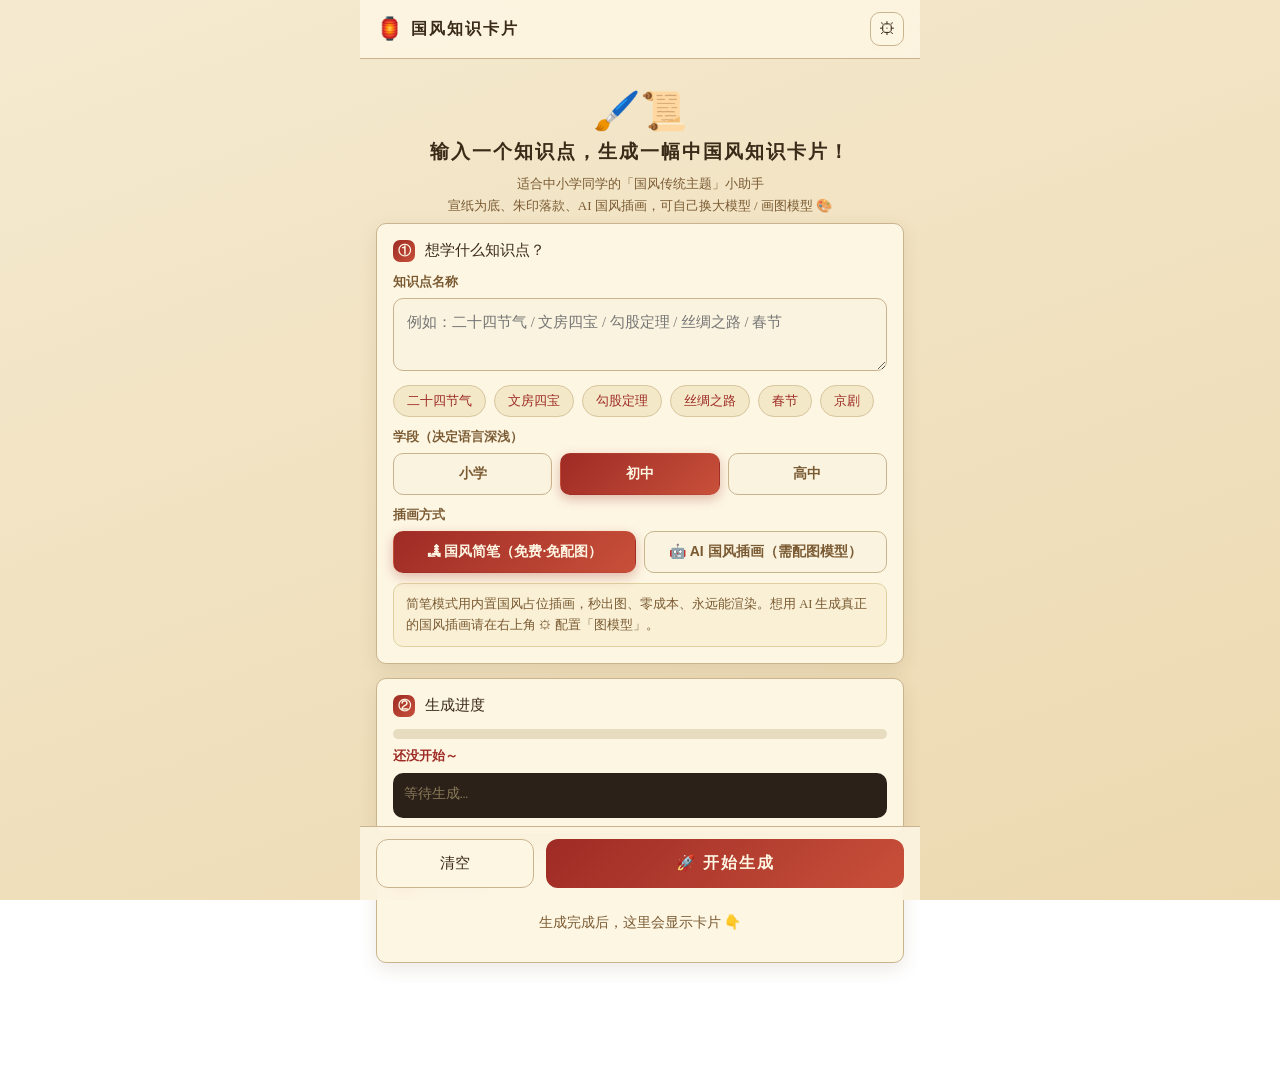
<file: index.html>
<!DOCTYPE html>
<html lang="zh-CN">
<head>
<meta charset="UTF-8">
<meta name="viewport" content="width=device-width, initial-scale=1.0">
<title>国风知识卡片 · 智能体</title>
<link rel="stylesheet" href="css/styles.css">
</head>
<body>
<div class="app">

  <!-- 顶部状态栏 -->
  <div class="statusbar">
    <div class="sb-left">
      <span class="sb-ic">🏮</span>
      <span class="sb-title">国风知识卡片</span>
    </div>
    <button class="set-btn" id="setBtn" title="设置模型">⚙</button>
  </div>

  <!-- 主内容 -->
  <div class="content">

    <!-- Hero -->
    <div class="hero">
      <div class="hero-ic">🖌️📜</div>
      <div class="hero-t">输入一个知识点，生成一幅中国风知识卡片！</div>
      <div class="hero-s">适合中小学同学的「国风传统主题」小助手<br>宣纸为底、朱印落款、AI 国风插画，可自己换大模型 / 画图模型 🎨</div>
    </div>

    <!-- ① 主题输入 -->
    <div class="card">
      <div class="card-h"><b>①</b> 想学什么知识点？</div>
      <label class="lbl">知识点名称</label>
      <textarea class="field area" id="topic" rows="2" placeholder="例如：二十四节气 / 文房四宝 / 勾股定理 / 丝绸之路 / 春节"></textarea>

      <div class="chips" id="chips">
        <span class="chip" data-t="二十四节气">二十四节气</span>
        <span class="chip" data-t="文房四宝">文房四宝</span>
        <span class="chip" data-t="勾股定理">勾股定理</span>
        <span class="chip" data-t="丝绸之路">丝绸之路</span>
        <span class="chip" data-t="春节">春节</span>
        <span class="chip" data-t="京剧">京剧</span>
      </div>

      <div class="field-gap"></div>
      <label class="lbl">学段（决定语言深浅）</label>
      <div class="seg" id="grade">
        <button class="seg-btn" data-v="小学">小学</button>
        <button class="seg-btn active" data-v="初中">初中</button>
        <button class="seg-btn" data-v="高中">高中</button>
      </div>

      <div class="field-gap"></div>
      <label class="lbl">插画方式</label>
      <div class="seg" id="mode">
        <button class="seg-btn active" data-v="svg">🏞 国风简笔（免费·免配图）</button>
        <button class="seg-btn" data-v="image">🤖 AI 国风插画（需配图模型）</button>
      </div>
      <div class="tip" id="modeTip">简笔模式用内置国风占位插画，秒出图、零成本、永远能渲染。想用 AI 生成真正的国风插画请在右上角 ⚙ 配置「图模型」。</div>
    </div>

    <!-- ② 生成进度 -->
    <div class="card">
      <div class="card-h"><b>②</b> 生成进度</div>
      <div class="pbar"><i id="pbar" style="width:0%"></i></div>
      <div class="step-label" id="stepLabel">还没开始～</div>
      <div class="logbox" id="log"><span class="empty">等待生成…</span></div>
    </div>

    <!-- ③ 结果 -->
    <div class="card">
      <div class="card-h"><b>③</b> 成品预览</div>
      <div id="resultEmpty" class="empty">生成完成后，这里会显示卡片 👇</div>
      <iframe id="preview" class="preview hidden" title="卡片预览"></iframe>
      <div class="result-btns hidden" id="resultBtns">
        <button class="btn-ghost" id="dlBtn">⬇ 下载 HTML</button>
        <button class="btn-ghost" id="newBtn">↗ 新窗口打开</button>
      </div>
    </div>

  </div>

  <!-- 底部操作栏 -->
  <div class="footer-bar">
    <button class="btn-ghost" id="clearBtn">清空</button>
    <button class="btn-main" id="genBtn">🚀 开始生成</button>
  </div>

  <!-- 设置弹窗 -->
  <div class="set-overlay" id="setOverlay">
    <div class="set-panel">
      <div class="set-head">
        <span>⚙ 模型设置</span>
        <button class="set-x" id="setX">✕</button>
      </div>
      <div class="set-tip">配置「自己的大模型 / 画图模型」，地址需为 OpenAI 兼容格式（以 <code>/v1</code> 结尾最好）。配置仅保存在本机 <code>.env</code> 文件。</div>

      <div class="set-group-title">🧠 语言大模型（LLM）</div>
      <div class="key-row">
        <label>服务商（常用网址一键填）</label>
        <select class="field" id="llm_provider">
          <option value="custom">自定义 / 其它</option>
          <option value="openai">OpenAI</option>
          <option value="deepseek">DeepSeek 深度求索</option>
          <option value="dashscope">通义千问（阿里）</option>
          <option value="zhipu">智谱 GLM（清华）</option>
          <option value="moonshot">Kimi 月之暗面</option>
          <option value="siliconflow">硅基流动 SiliconFlow</option>
          <option value="volcengine">火山方舟 / 豆包（字节）</option>
          <option value="hunyuan">腾讯混元</option>
          <option value="ollama">Ollama（本机本地）</option>
        </select>
      </div>
      <a class="key-link" id="llmKeyLink" target="_blank" rel="noopener" style="display:none"></a>
      <div class="key-row"><label>模型地址 (Base URL)</label><input class="field" id="llm_base" placeholder="https://api.openai.com/v1"></div>
      <div class="key-row"><label>API Key</label><input class="field" id="llm_key" placeholder="sk-..." type="password"></div>
      <div class="key-row"><label>模型名 (Model)</label><input class="field" id="llm_model" placeholder="gpt-4o-mini / deepseek-chat ..."></div>

      <div class="set-group-title">🎨 图像模型（可选）</div>
      <div class="key-row">
        <label>服务商（常用网址一键填）</label>
        <select class="field" id="img_provider">
          <option value="custom">自定义 / 其它</option>
          <option value="openai">OpenAI（DALL·E / gpt-image-1）</option>
          <option value="siliconflow">硅基流动 SiliconFlow</option>
          <option value="dashscope">通义万相（阿里）</option>
          <option value="volcengine">火山方舟（字节）</option>
        </select>
      </div>
      <a class="key-link" id="imgKeyLink" target="_blank" rel="noopener" style="display:none"></a>
      <div class="key-row"><label>模型地址 (Base URL)</label><input class="field" id="img_base" placeholder="https://api.openai.com/v1"></div>
      <div class="key-row"><label>API Key</label><input class="field" id="img_key" placeholder="sk-..." type="password"></div>
      <div class="key-row"><label>模型名 (Model)</label><input class="field" id="img_model" placeholder="dall-e-3 / gpt-image-1 ..."></div>
      <div class="key-row"><label>图片尺寸 (Size)</label><input class="field" id="img_size" placeholder="1024x1024"></div>
      <button class="btn-ghost" id="testImgBtn" style="margin-top:10px;">测试图像模型连通</button>

      <div class="set-foot">
        <button class="btn-ghost" id="testBtn" style="margin-bottom:10px;">测试 LLM 连通</button>
        <button class="btn-main" id="saveBtn">保存设置</button>
      </div>
    </div>
  </div>

  <div class="toast" id="toast"></div>
</div>

<script src="js/app.js"></script>
</body>
</html>
</file>
<file: css/styles.css>
:root{
  --bg1:#f5ead0; --bg2:#ecd9b0; --card:#fdf6e3; --line:#c9b48f;
  --txt:#3a2a18; --sub:#7a5a32;
  --main:#9e2b25; --main2:#c8503a;        /* 朱印红 */
  --blue:#6b4a2b; --blue2:#9b7843;         /* 墨褐 */
  --green:#6f8e54; --green2:#8faa6a;       /* 青绿 */
  --pink:#c8503a;
}
*{box-sizing:border-box;-webkit-tap-highlight-color:transparent}
html,body{margin:0;padding:0;color:var(--txt);
  font-family:"Songti SC","SimSun","STSong","PingFang SC","Microsoft YaHei",serif;
  font-size:15px;
  background:linear-gradient(160deg,var(--bg1),var(--bg2));
  background-attachment:fixed;min-height:100vh}
.app{max-width:560px;margin:0 auto;min-height:100vh;background:transparent;display:flex;flex-direction:column}

/* 状态栏 */
.statusbar{position:sticky;top:0;z-index:20;display:flex;align-items:center;justify-content:space-between;
  padding:12px 16px;background:rgba(253,246,227,.85);backdrop-filter:blur(10px);
  border-bottom:1px solid var(--line)}
.sb-left{display:flex;align-items:center;gap:8px}
.sb-ic{font-size:22px}
.sb-title{font-size:16px;font-weight:800;letter-spacing:2px;color:var(--txt);font-family:"Kaiti SC","STKaiti",serif}
.set-btn{background:var(--card);border:1px solid var(--line);color:var(--txt);width:34px;height:34px;
  border-radius:10px;font-size:17px;cursor:pointer;transition:.15s}
.set-btn:active{transform:scale(.92)}

.content{padding:16px 16px 30px;flex:1}

/* Hero */
.hero{text-align:center;padding:14px 0 6px}
.hero-ic{font-size:38px}
.hero-t{font-size:19px;font-weight:800;margin-top:6px;color:var(--txt);font-family:"Kaiti SC","STKaiti",serif;letter-spacing:2px}
.hero-s{font-size:13px;color:var(--sub);margin-top:8px;line-height:1.7}

/* 卡片 */
.card{background:var(--card);border:1px solid var(--line);border-radius:10px;padding:16px;margin-bottom:14px;
  box-shadow:0 6px 18px rgba(107,74,43,.12)}
.card-h{font-size:15px;margin-bottom:12px;color:var(--txt)}
.card-h b{display:inline-block;min-width:22px;height:22px;line-height:22px;text-align:center;
  background:linear-gradient(135deg,var(--main),var(--main2));color:#fdf6e3;border-radius:7px;
  font-size:13px;margin-right:6px}

.lbl{display:block;font-size:12.5px;color:var(--sub);margin-bottom:7px;font-weight:600}
.field{width:100%;background:#faf3df;border:1.5px solid var(--line);border-radius:10px;
  color:var(--txt);padding:12px 13px;font-size:14.5px;outline:none;font-family:inherit;transition:.15s}
.field:focus{border-color:var(--main);background:#fffdf5}
textarea.field{resize:vertical;line-height:1.6}
.field-gap{height:12px}

/* 示例 chips */
.chips{display:flex;flex-wrap:wrap;gap:8px;margin-top:10px}
.chip{background:#f3e8c8;color:var(--main);border:1px solid #d8c79f;border-radius:99px;
  padding:6px 13px;font-size:13px;cursor:pointer;transition:.15s}
.chip:active{transform:scale(.95)}
.chip:hover{background:#ede0bb}

/* 分段选择 */
.seg{display:flex;gap:8px;flex-wrap:wrap}
.seg-btn{flex:1;min-width:90px;background:#faf3df;border:1.5px solid var(--line);color:var(--sub);
  border-radius:10px;padding:11px 10px;font-size:14px;cursor:pointer;transition:.15s;font-weight:600}
.seg-btn.active{background:linear-gradient(135deg,var(--main),var(--main2));color:#fdf6e3;border-color:transparent;
  box-shadow:0 4px 12px rgba(158,43,37,.3)}

.tip{font-size:12.5px;color:var(--sub);line-height:1.7;background:#f9f0d5;border:1px solid #e0d0a0;
  border-radius:10px;padding:10px 12px;margin-top:10px}
.tip code{background:#f3e8c8;padding:1px 6px;border-radius:5px;color:var(--main);font-size:12px}

/* 进度 */
.pbar{height:10px;background:#e8dcc0;border-radius:99px;overflow:hidden;margin:4px 0 8px}
.pbar i{display:block;height:100%;width:0;background:linear-gradient(90deg,var(--main),var(--main2));transition:width .4s}
.step-label{font-size:13px;color:var(--main);margin-bottom:8px;font-weight:700}
.logbox{background:#2b2118;border-radius:10px;padding:11px;font-size:12px;color:#d4c89a;
  max-height:200px;overflow:auto;line-height:1.7;font-family:ui-monospace,Menlo,Consolas,monospace;white-space:pre-wrap;word-break:break-all}
.logbox .empty{color:#8a7a5a}

/* 结果 */
.preview{width:100%;height:520px;border:1px solid var(--line);border-radius:10px;background:#fff;display:block}
.result-btns{display:flex;gap:10px;margin-top:12px}
.result-btns .btn-ghost{flex:1;text-align:center}

/* 按钮 */
.btn-main{background:linear-gradient(135deg,var(--main),var(--main2));color:#fdf6e3;border:none;
  border-radius:12px;padding:14px 18px;font-size:15.5px;font-weight:800;cursor:pointer;width:100%;letter-spacing:2px}
.btn-main:active{transform:scale(.98)}
.btn-ghost{background:var(--card);color:var(--txt);border:1.5px solid var(--line);
  border-radius:12px;padding:13px 18px;font-size:14.5px;cursor:pointer;width:100%}
.btn-ghost:active{transform:scale(.98)}
.btn-main:disabled,.btn-ghost:disabled{opacity:.5;cursor:not-allowed}

.footer-bar{display:flex;gap:12px;position:sticky;bottom:0;padding:12px 16px;background:rgba(253,246,227,.85);
  backdrop-filter:blur(10px);border-top:1px solid var(--line)}
.footer-bar .btn-ghost{flex:0 0 30%}
.footer-bar .btn-main{flex:1}

.hidden{display:none!important}
.empty{color:var(--sub);font-size:13.5px;padding:14px 0;text-align:center}

/* 设置弹窗 */
.set-overlay{position:fixed;inset:0;background:rgba(58,42,24,.5);display:none;align-items:center;justify-content:center;z-index:50;padding:18px}
.set-overlay.show{display:flex}
.set-panel{background:var(--card);border-radius:16px;padding:20px;width:100%;max-width:440px;max-height:90vh;overflow:auto}
.set-head{display:flex;justify-content:space-between;align-items:center;margin-bottom:8px;font-size:17px;font-weight:800;font-family:"Kaiti SC","STKaiti",serif}
.set-x{background:none;border:none;color:var(--sub);font-size:20px;cursor:pointer}
.set-tip{font-size:12.5px;color:var(--sub);line-height:1.7;margin-bottom:14px}
.set-tip code{background:#f3e8c8;padding:1px 6px;border-radius:5px;color:var(--main);font-size:12px}
.set-group-title{font-size:14px;font-weight:800;color:var(--txt);margin:14px 0 8px;padding-top:6px;border-top:1px dashed var(--line);font-family:"Kaiti SC","STKaiti",serif}
.set-group-title:first-of-type{border-top:none;padding-top:0}
.key-row{display:flex;flex-direction:column;gap:4px;margin-bottom:10px}
.key-row label{font-size:12.5px;color:var(--sub);font-weight:600}
select.field{appearance:none;-webkit-appearance:none;-moz-appearance:none;cursor:pointer;
  background-image:url("data:image/svg+xml,%3Csvg xmlns='http://www.w3.org/2000/svg' width='12' height='12' viewBox='0 0 24 24'%3E%3Cpath d='M6 9l6 6 6-6' fill='none' stroke='%237a5a32' stroke-width='2.4' stroke-linecap='round' stroke-linejoin='round'/%3E%3C/svg%3E");
  background-repeat:no-repeat;background-position:right 12px center;padding-right:34px}
select.field::-ms-expand{display:none}
.key-link{display:inline-block;font-size:12px;color:var(--main);margin:-2px 0 10px;text-decoration:none;font-weight:600}
.key-link:hover{text-decoration:underline}
.set-foot{margin-top:14px}

.toast{position:fixed;left:50%;bottom:90px;transform:translateX(-50%);background:var(--txt);
  color:#fdf6e3;padding:10px 18px;border-radius:99px;font-size:13px;opacity:0;pointer-events:none;
  transition:opacity .25s;z-index:99;max-width:82%;text-align:center}
.toast.show{opacity:1}
</file>
